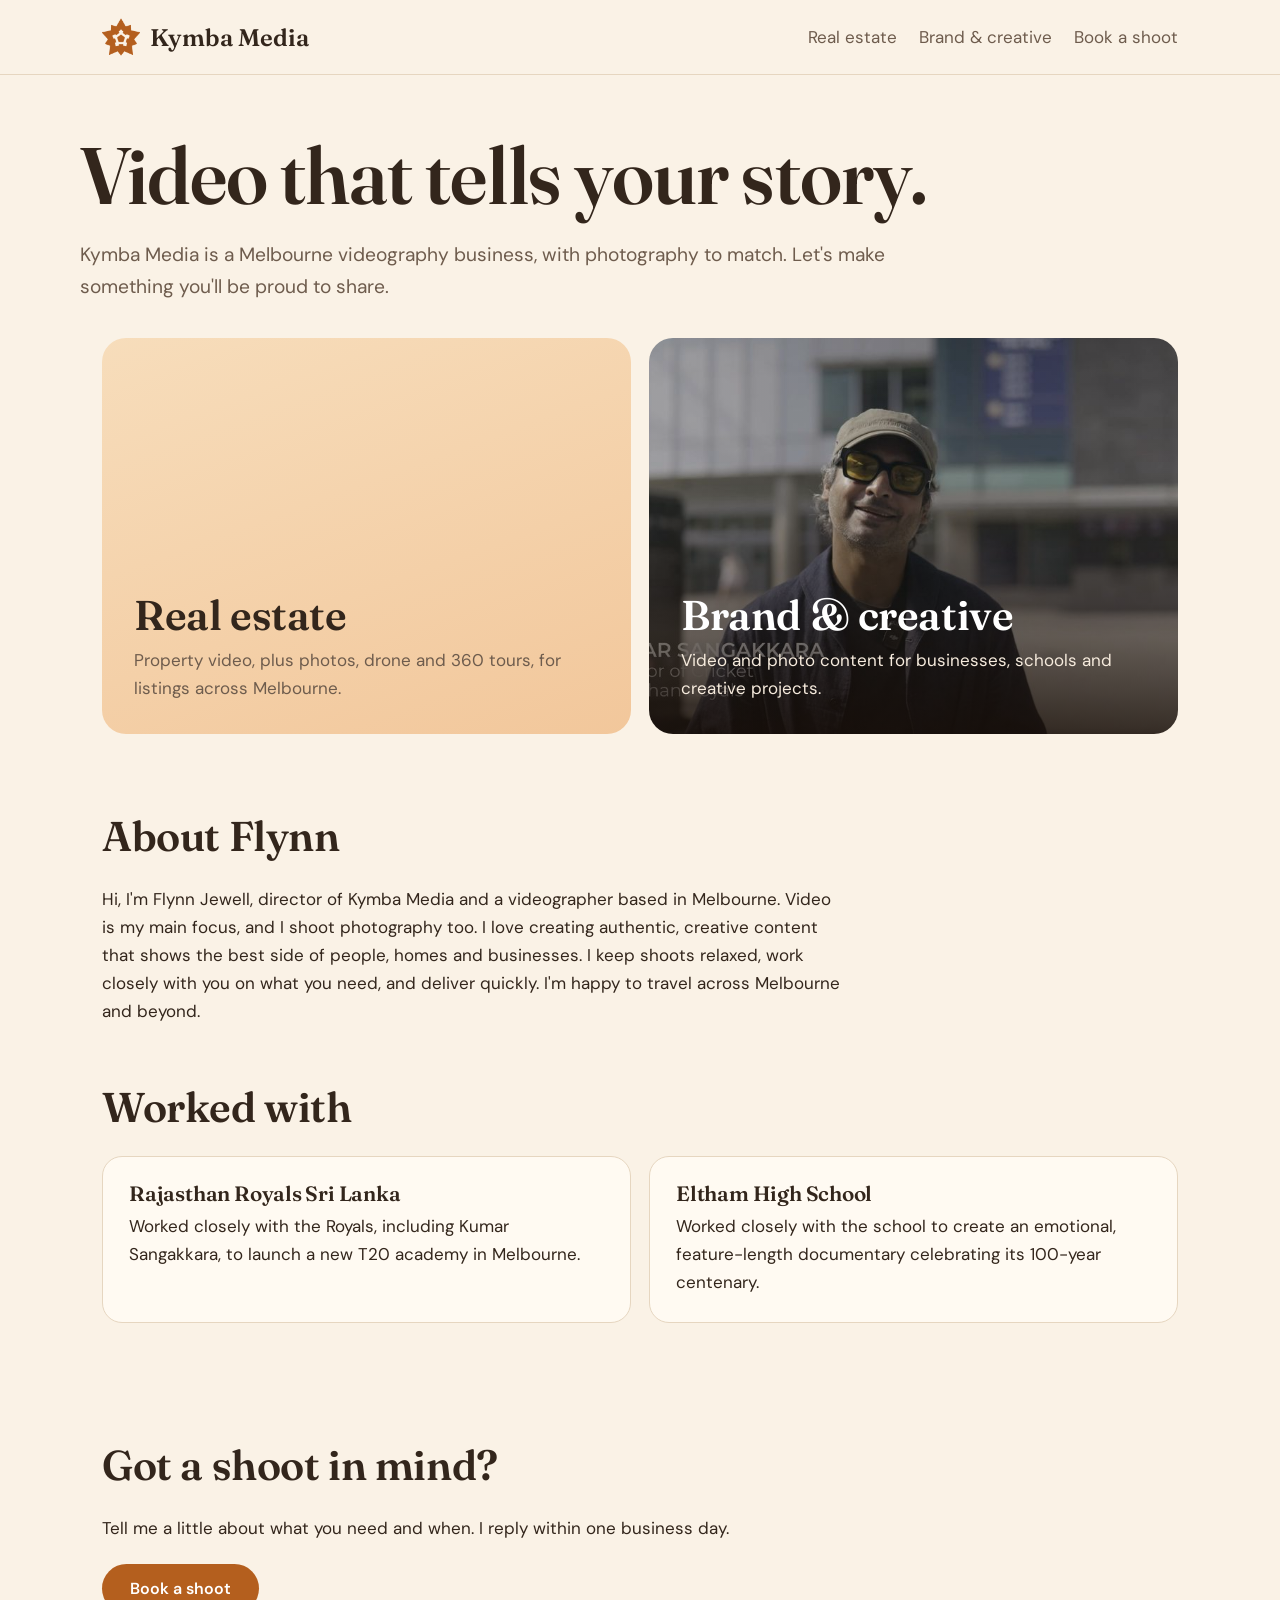
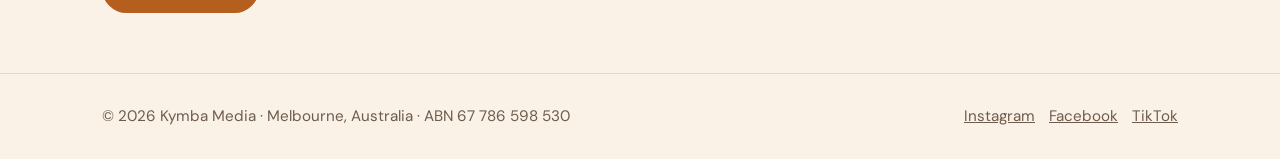
<file: index.html>
<!DOCTYPE html><html lang="en-AU"><head><meta charset="utf-8"><meta name="viewport" content="width=device-width,initial-scale=1">
<title>Kymba Media | Melbourne Videographer</title><meta name="description" content="Real estate and brand videography in Melbourne, with photography to match.">
<link rel="preconnect" href="https://fonts.googleapis.com"><link rel="preconnect" href="https://fonts.gstatic.com" crossorigin>
<link href="https://fonts.googleapis.com/css2?family=Fraunces:opsz,wght@9..144,600&family=DM+Sans:wght@400;600&display=swap" rel="stylesheet">
<link rel="icon" href="favicon.png"><link rel="stylesheet" href="style.css"></head><body>
<header><div class="w"><a class="logo" href="index.html"><span class="mark" role="img" aria-label="Kymba Media logo"></span>Kymba Media</a><nav>
<a href="real-estate.html">Real estate</a><a href="brand.html">Brand &amp; creative</a><a href="contact.html">Book a shoot</a></nav></div></header>
<main><div class="w hero"><h1>Video that tells your story.</h1>
<p>Kymba Media is a Melbourne videography business, with photography to match. Let's make something you'll be proud to share.</p></div>
<div class="w doors"><!-- To add a photo here later: change class="door" to class="door photo" and add style="--img:url(images/YOUR-PHOTO.jpg)" --><a class="door" href="real-estate.html"><h2>Real estate</h2><p>Property video, plus photos, drone and 360 tours, for listings across Melbourne.</p></a>
<a class="door photo" href="brand.html" style="--img:url(images/rr-launch.jpg)"><h2>Brand &amp; creative</h2><p>Video and photo content for businesses, schools and creative projects.</p></a></div>
<section><div class="w"><h2>About Flynn</h2>
<p>Hi, I'm Flynn Jewell, director of Kymba Media and a videographer based in Melbourne. Video is my main focus, and I shoot photography too. I love creating authentic, creative content that shows the best side of people, homes and businesses. I keep shoots relaxed, work closely with you on what you need, and deliver quickly. I'm happy to travel across Melbourne and beyond.</p>
</div></section>
<section style="padding-top:0"><div class="w"><h2>Worked with</h2><div class="grid"><div class="card"><h3>Rajasthan Royals Sri Lanka</h3><p>Worked closely with the Royals, including Kumar Sangakkara, to launch a new T20 academy in Melbourne.</p></div><div class="card"><h3>Eltham High School</h3><p>Worked closely with the school to create an emotional, feature-length documentary celebrating its 100-year centenary.</p></div></div></div></section><section><div class="w"><h2>Got a shoot in mind?</h2><p style="margin-bottom:22px">Tell me a little about what you need and when. I reply within one business day.</p><a class="btn" href="contact.html">Book a shoot</a></div></section></main>
<footer><div class="w"><span>© 2026 Kymba Media · Melbourne, Australia · ABN 67 786 598 530</span><span>
<a href="https://www.instagram.com/kymba_media/">Instagram</a><a href="https://www.facebook.com/people/Kymba-Media/61581319381057/">Facebook</a><a href="https://www.tiktok.com/@kymba_media">TikTok</a></span></div></footer></body></html>
</file>
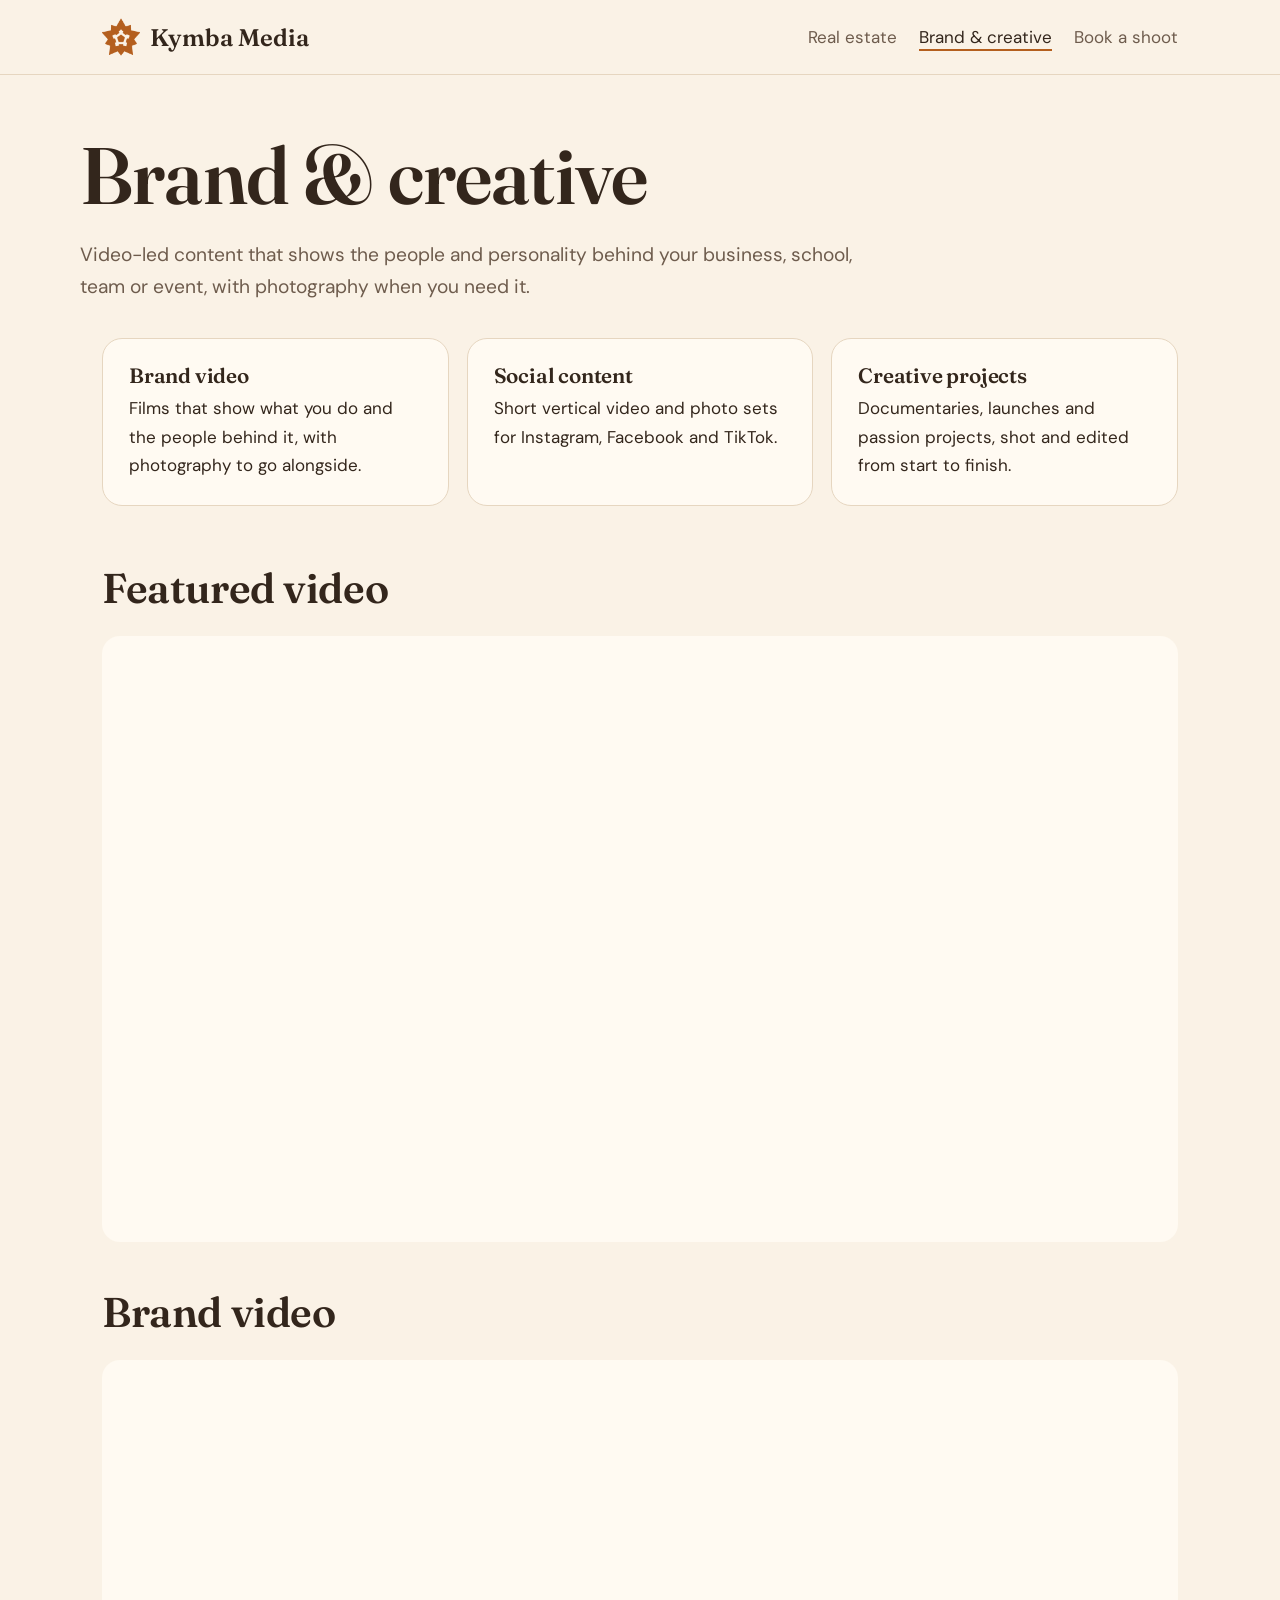
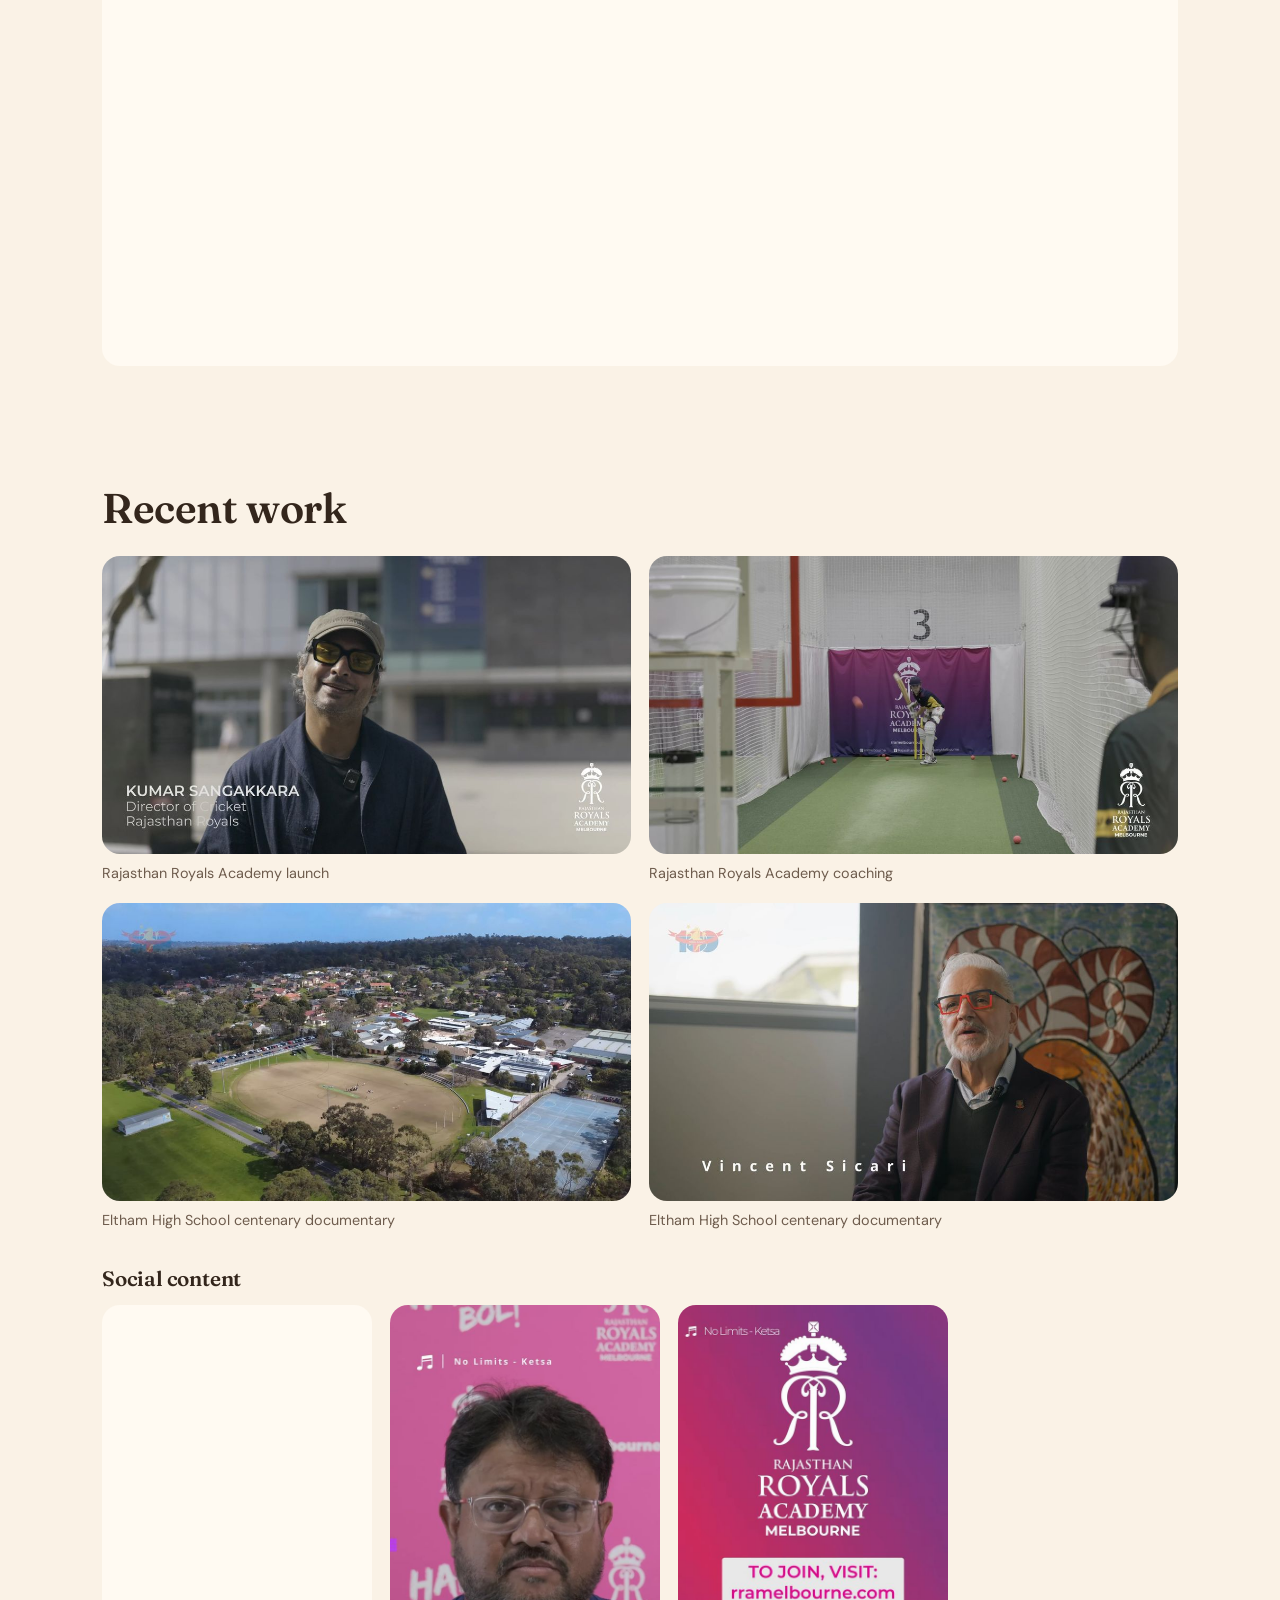
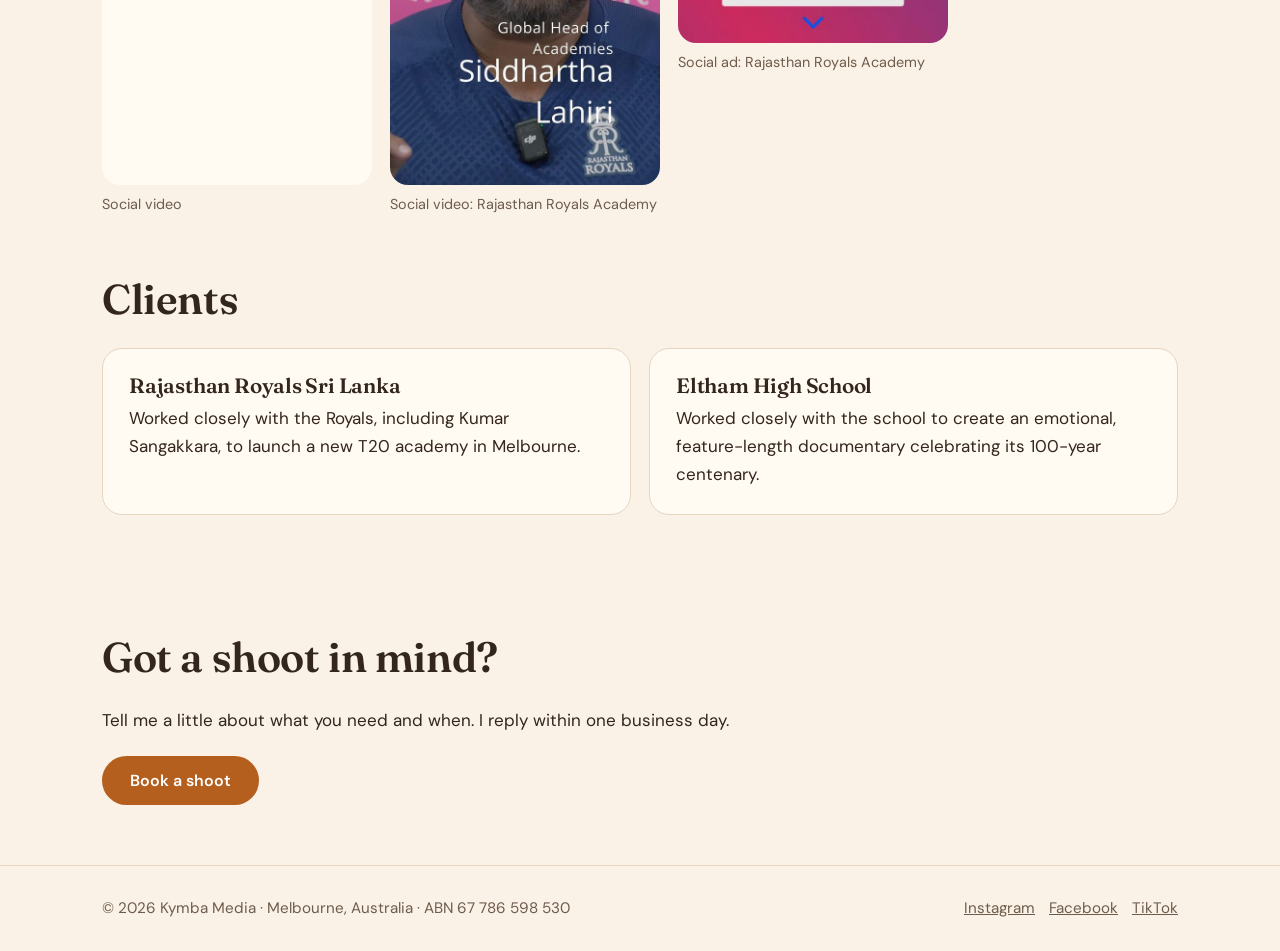
<file: brand.html>
<!DOCTYPE html><html lang="en-AU"><head><meta charset="utf-8"><meta name="viewport" content="width=device-width,initial-scale=1">
<title>Brand Video & Creative Content Melbourne | Kymba Media</title><meta name="description" content="Brand video, photography and social content in Melbourne.">
<link rel="preconnect" href="https://fonts.googleapis.com"><link rel="preconnect" href="https://fonts.gstatic.com" crossorigin>
<link href="https://fonts.googleapis.com/css2?family=Fraunces:opsz,wght@9..144,600&family=DM+Sans:wght@400;600&display=swap" rel="stylesheet">
<link rel="icon" href="favicon.png"><link rel="stylesheet" href="style.css"></head><body>
<header><div class="w"><a class="logo" href="index.html"><span class="mark" role="img" aria-label="Kymba Media logo"></span>Kymba Media</a><nav>
<a href="real-estate.html">Real estate</a><a href="brand.html" aria-current="page">Brand &amp; creative</a><a href="contact.html">Book a shoot</a></nav></div></header>
<main><div class="w hero"><h1>Brand &amp; creative</h1><p>Video-led content that shows the people and personality behind your business, school, team or event, with photography when you need it.</p></div>
<section style="padding-top:0"><div class="w"><div class="grid">
<div class="card"><h3>Brand video</h3><p>Films that show what you do and the people behind it, with photography to go alongside.</p></div>
<div class="card"><h3>Social content</h3><p>Short vertical video and photo sets for Instagram, Facebook and TikTok.</p></div>
<div class="card"><h3>Creative projects</h3><p>Documentaries, launches and passion projects, shot and edited from start to finish.</p></div></div></div></section>
<section style="padding-top:0"><div class="w"><h2>Featured video</h2><iframe class="yt" src="https://www.youtube.com/embed/uC9_dWiPeeA" title="Featured video by Kymba Media" loading="lazy" allow="accelerometer; encrypted-media; picture-in-picture; web-share" referrerpolicy="strict-origin-when-cross-origin" allowfullscreen></iframe><h2 style="margin-top:48px">Brand video</h2><iframe class="yt" src="https://www.youtube.com/embed/OPx77L-Fqz0" title="Brand video by Kymba Media" loading="lazy" allow="accelerometer; encrypted-media; picture-in-picture; web-share" referrerpolicy="strict-origin-when-cross-origin" allowfullscreen></iframe></div></section>
<section><div class="w"><h2>Recent work</h2><div class="grid g2"><figure><img src="images/rr-launch.jpg" width="1000" height="562" alt="Kumar Sangakkara speaking at the Rajasthan Royals Academy Melbourne launch" loading="lazy"><figcaption>Rajasthan Royals Academy launch</figcaption></figure><figure><img src="images/rr-nets.jpg" width="1000" height="562" alt="A batter facing a bowling machine in the nets at Rajasthan Royals Academy Melbourne" loading="lazy"><figcaption>Rajasthan Royals Academy coaching</figcaption></figure><figure><img src="images/ehs-aerial.jpg" width="1000" height="562" alt="Aerial view of Eltham High School and its oval" loading="lazy"><figcaption>Eltham High School centenary documentary</figcaption></figure><figure><img src="images/ehs-interview.jpg" width="1000" height="562" alt="Vincent Sicari being interviewed for the Eltham High School centenary documentary" loading="lazy"><figcaption>Eltham High School centenary documentary</figcaption></figure></div><h3 style="margin:36px 0 14px">Social content</h3><div class="grid soc"><figure><iframe class="yt short" src="https://www.youtube.com/embed/xzce9ub2yFs" title="Social media video by Kymba Media" loading="lazy" allow="accelerometer; encrypted-media; picture-in-picture; web-share" referrerpolicy="strict-origin-when-cross-origin" allowfullscreen></iframe><figcaption>Social video</figcaption></figure><figure><img src="images/rr-social-1.jpg" width="560" height="996" alt="Siddhartha Lahiri of Rajasthan Royals in a vertical social video" loading="lazy"><figcaption>Social video: Rajasthan Royals Academy</figcaption></figure><figure><img src="images/rr-social-2.jpg" width="560" height="700" alt="Rajasthan Royals Academy Melbourne social ad" loading="lazy"><figcaption>Social ad: Rajasthan Royals Academy</figcaption></figure></div></div></section>
<section style="padding-top:0"><div class="w"><h2>Clients</h2><div class="grid"><div class="card"><h3>Rajasthan Royals Sri Lanka</h3><p>Worked closely with the Royals, including Kumar Sangakkara, to launch a new T20 academy in Melbourne.</p></div><div class="card"><h3>Eltham High School</h3><p>Worked closely with the school to create an emotional, feature-length documentary celebrating its 100-year centenary.</p></div></div></div></section><section><div class="w"><h2>Got a shoot in mind?</h2><p style="margin-bottom:22px">Tell me a little about what you need and when. I reply within one business day.</p><a class="btn" href="contact.html">Book a shoot</a></div></section></main>
<footer><div class="w"><span>© 2026 Kymba Media · Melbourne, Australia · ABN 67 786 598 530</span><span>
<a href="https://www.instagram.com/kymba_media/">Instagram</a><a href="https://www.facebook.com/people/Kymba-Media/61581319381057/">Facebook</a><a href="https://www.tiktok.com/@kymba_media">TikTok</a></span></div></footer></body></html>
</file>
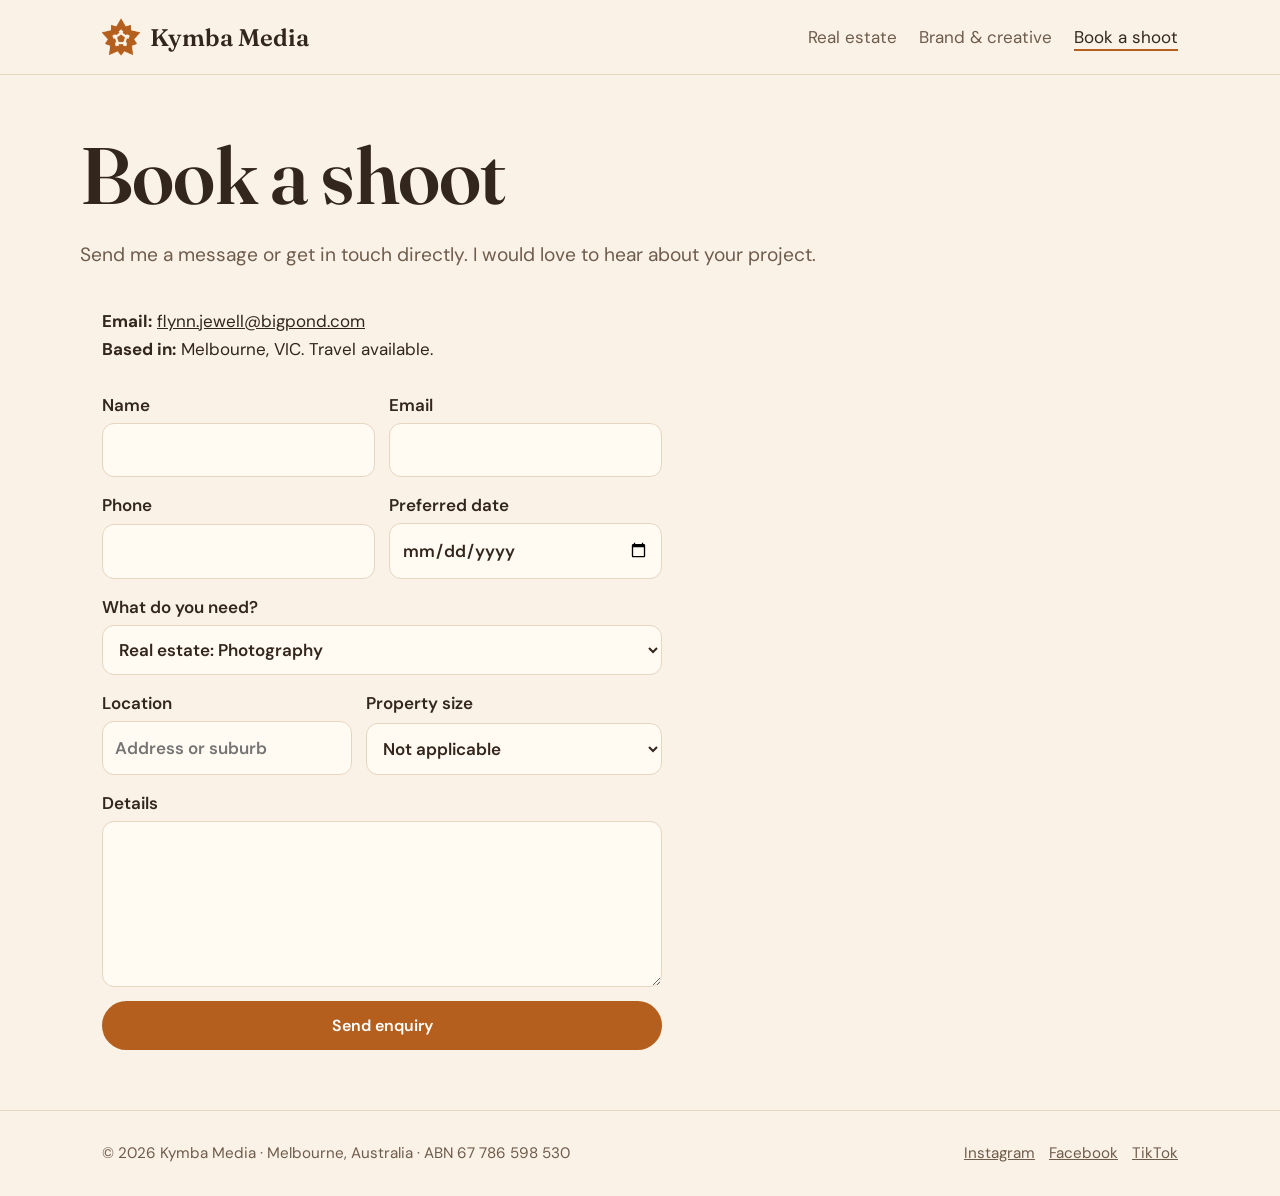
<file: contact.html>
<!DOCTYPE html><html lang="en-AU"><head><meta charset="utf-8"><meta name="viewport" content="width=device-width,initial-scale=1">
<title>Book a Shoot | Kymba Media</title><meta name="description" content="Enquire or book a photo or video shoot with Kymba Media in Melbourne.">
<link rel="preconnect" href="https://fonts.googleapis.com"><link rel="preconnect" href="https://fonts.gstatic.com" crossorigin>
<link href="https://fonts.googleapis.com/css2?family=Fraunces:opsz,wght@9..144,600&family=DM+Sans:wght@400;600&display=swap" rel="stylesheet">
<link rel="icon" href="favicon.png"><link rel="stylesheet" href="style.css"></head><body>
<header><div class="w"><a class="logo" href="index.html"><span class="mark" role="img" aria-label="Kymba Media logo"></span>Kymba Media</a><nav>
<a href="real-estate.html">Real estate</a><a href="brand.html">Brand &amp; creative</a><a href="contact.html" aria-current="page">Book a shoot</a></nav></div></header>
<main><div class="w hero"><h1>Book a shoot</h1><p>Send me a message or get in touch directly. I would love to hear about your project.</p></div>
<section style="padding-top:0"><div class="w"><p style="margin-bottom:28px"><strong>Email:</strong> <a href="mailto:flynn.jewell@bigpond.com">flynn.jewell@bigpond.com</a><br><strong>Based in:</strong> Melbourne, VIC. Travel available.</p>
<form action="https://api.web3forms.com/submit" method="POST"><input type="hidden" name="access_key" value="a531de9a-fd6a-4516-92de-9dbb797e8c3d"><input type="checkbox" name="botcheck" style="display:none" tabindex="-1" autocomplete="off"><input type="hidden" name="subject" value="New Kymba Media enquiry">
<div class="two"><label>Name<input name="name" required></label><label>Email<input type="email" name="email" required></label></div>
<div class="two"><label>Phone<input name="phone"></label><label>Preferred date<input type="date" name="date"></label></div>
<label>What do you need?<select name="service"><option>Real estate: Photography</option><option>Real estate: Photo + video</option><option>Real estate: Comprehensive + 360° tour</option><option>Real estate: Luxury / developer</option><option>360° tour only</option><option>Brand video or creative shoot</option><option>Creative project</option><option>Not sure yet</option></select></label>
<div class="two"><label>Location<input name="location" placeholder="Address or suburb"></label><label>Property size<select name="size"><option>Not applicable</option><option>1 to 2 bedroom apartment</option><option>3 bedroom</option><option>4 to 5 bedroom</option><option>6+ bedroom, acreage or luxury</option></select></label></div>
<label>Details<textarea name="message" rows="5"></textarea></label>
<button class="btn" type="submit">Send enquiry</button></form></div></section></main>
<footer><div class="w"><span>© 2026 Kymba Media · Melbourne, Australia · ABN 67 786 598 530</span><span>
<a href="https://www.instagram.com/kymba_media/">Instagram</a><a href="https://www.facebook.com/people/Kymba-Media/61581319381057/">Facebook</a><a href="https://www.tiktok.com/@kymba_media">TikTok</a></span></div></footer></body></html>
</file>
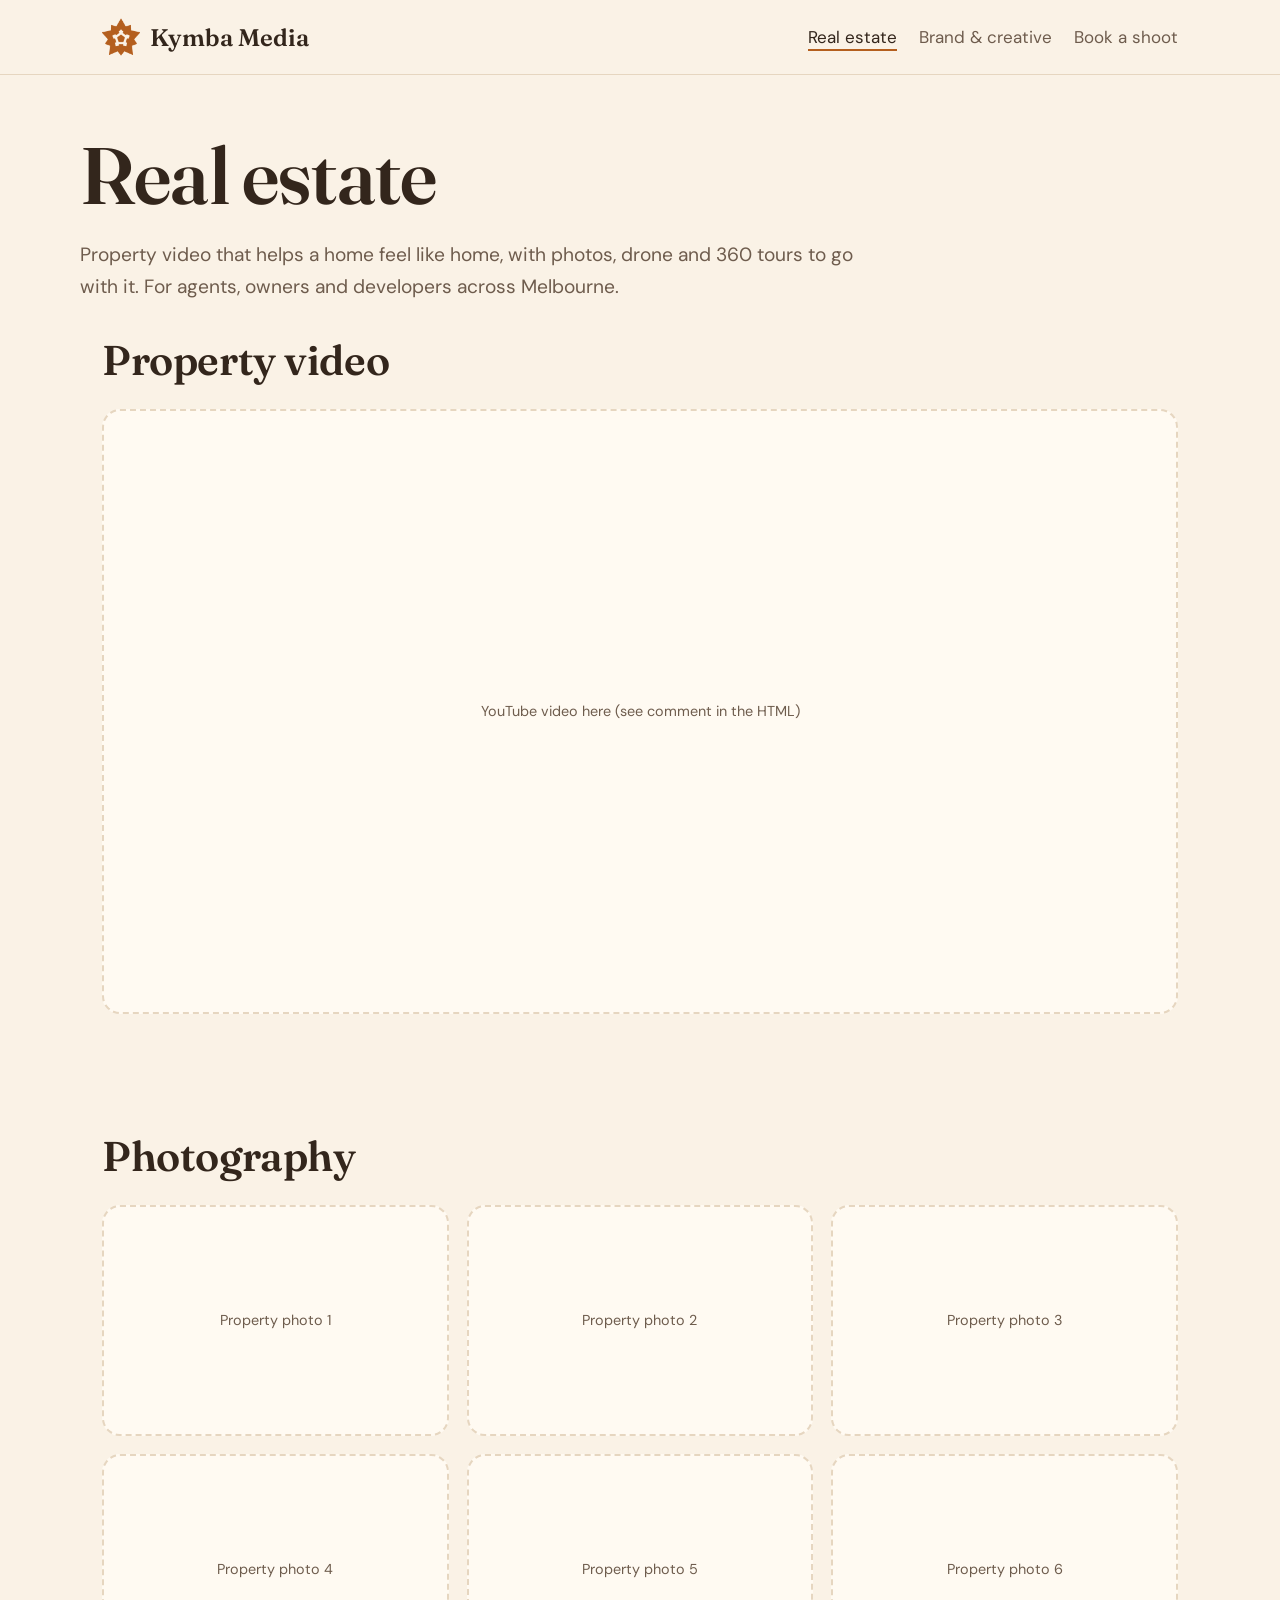
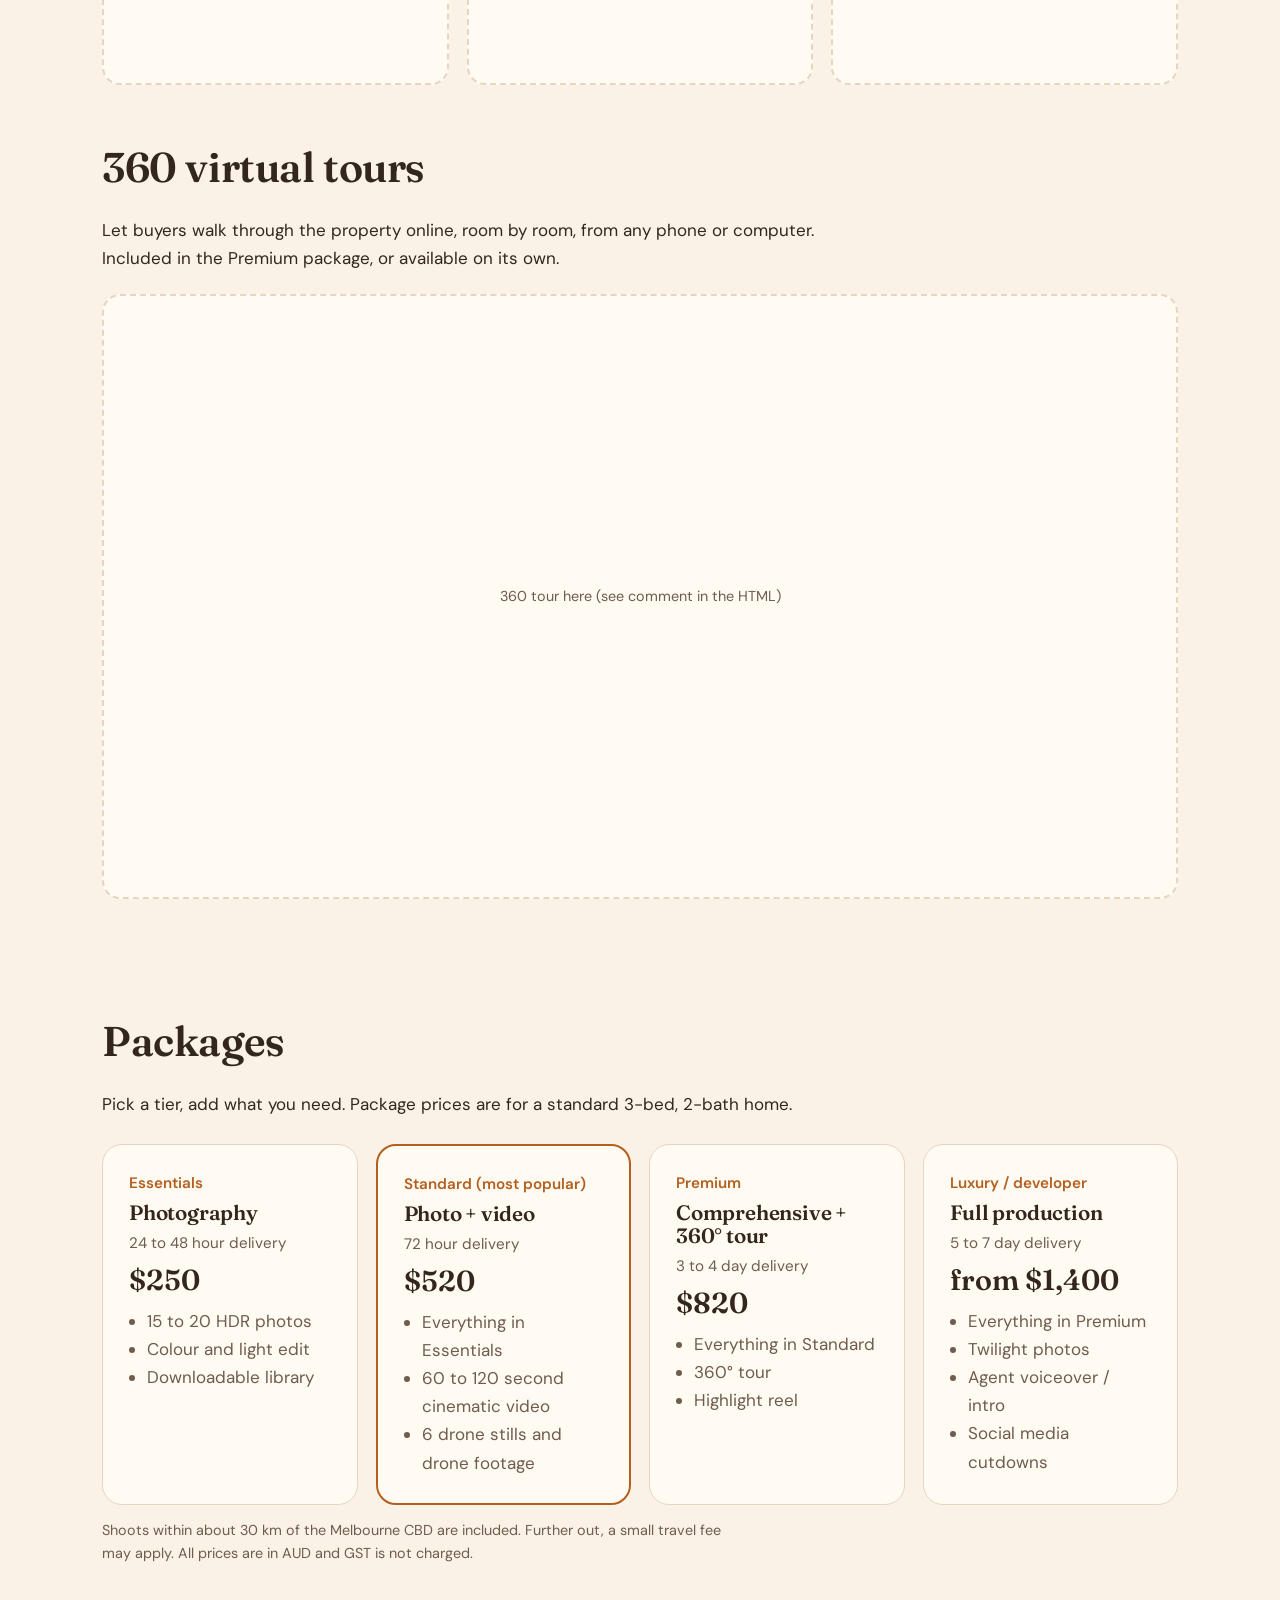
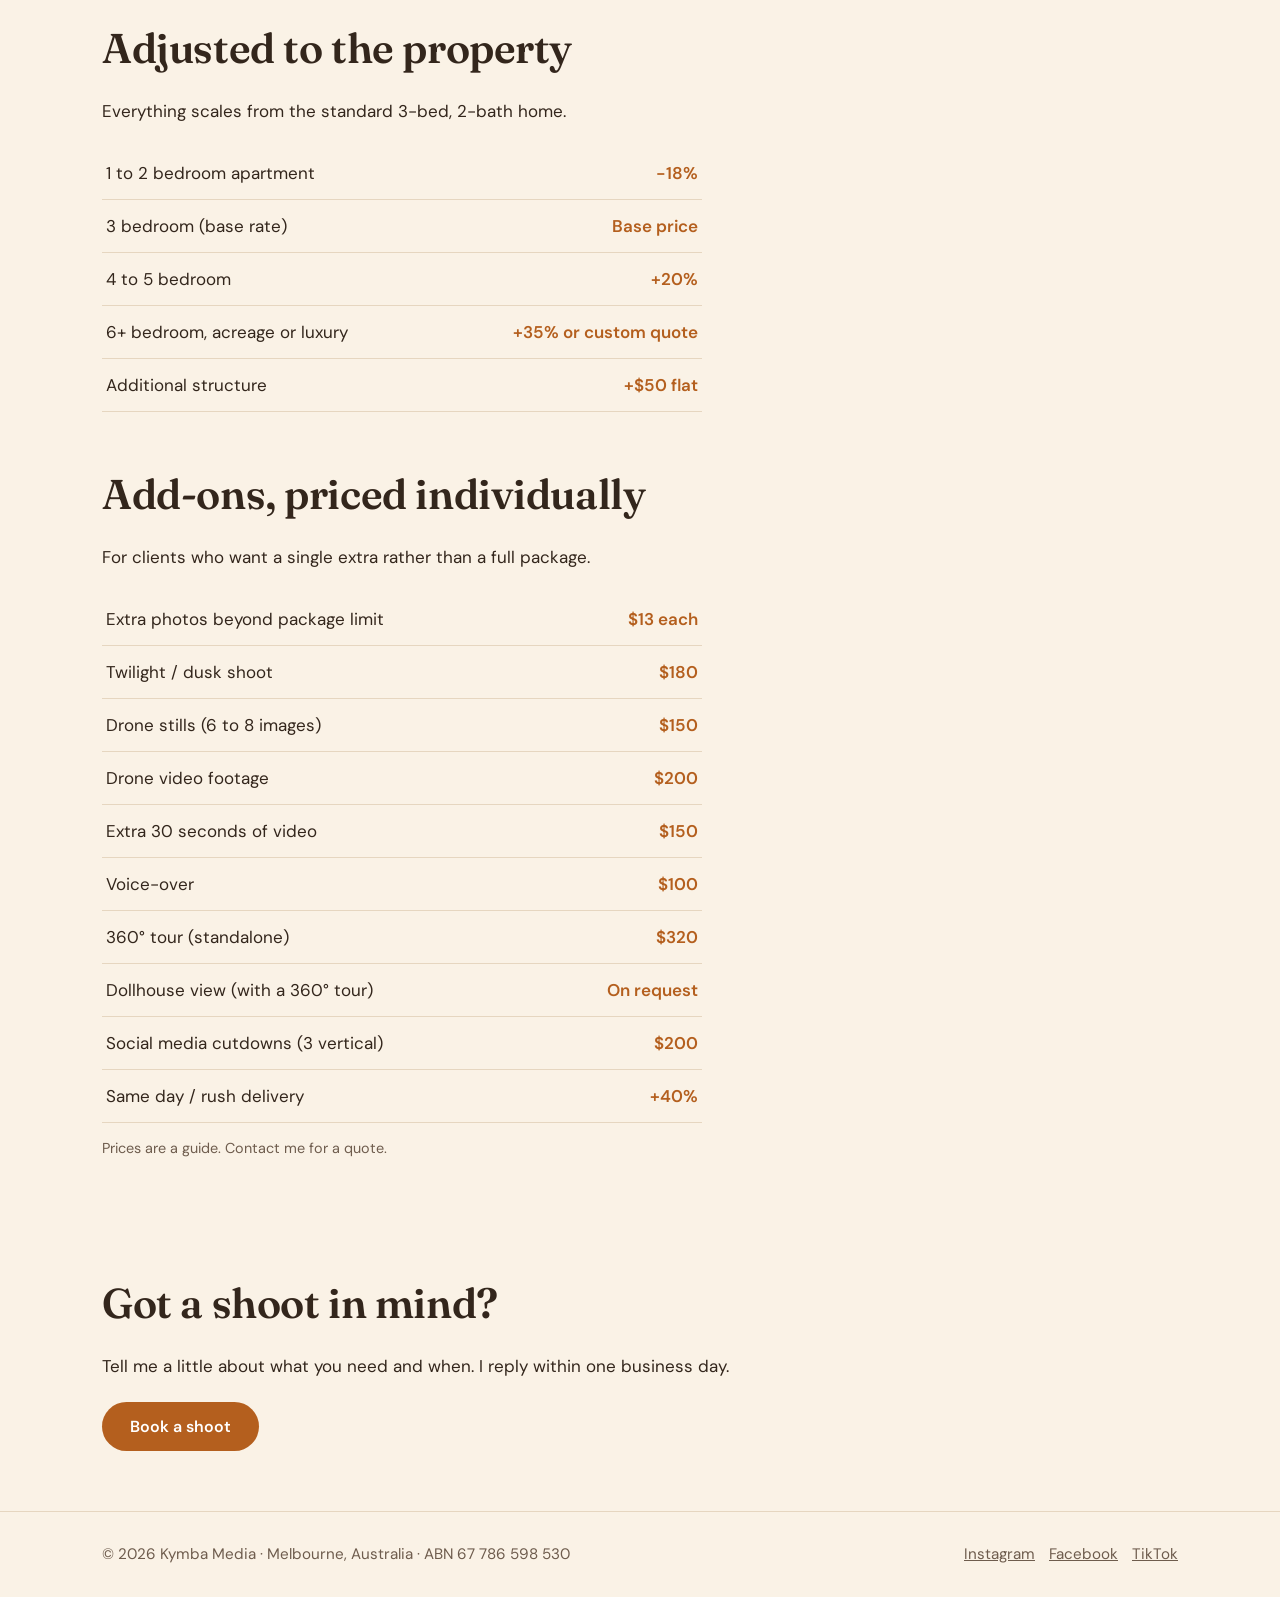
<file: real-estate.html>
<!DOCTYPE html><html lang="en-AU"><head><meta charset="utf-8"><meta name="viewport" content="width=device-width,initial-scale=1">
<title>Real Estate Video & Photography Melbourne | Kymba Media</title><meta name="description" content="Property video, photography, drone and 360 tours for Melbourne agents and owners.">
<link rel="preconnect" href="https://fonts.googleapis.com"><link rel="preconnect" href="https://fonts.gstatic.com" crossorigin>
<link href="https://fonts.googleapis.com/css2?family=Fraunces:opsz,wght@9..144,600&family=DM+Sans:wght@400;600&display=swap" rel="stylesheet">
<link rel="icon" href="favicon.png"><link rel="stylesheet" href="style.css"></head><body>
<header><div class="w"><a class="logo" href="index.html"><span class="mark" role="img" aria-label="Kymba Media logo"></span>Kymba Media</a><nav>
<a href="real-estate.html" aria-current="page">Real estate</a><a href="brand.html">Brand &amp; creative</a><a href="contact.html">Book a shoot</a></nav></div></header>
<main><div class="w hero"><h1>Real estate</h1><p>Property video that helps a home feel like home, with photos, drone and 360 tours to go with it. For agents, owners and developers across Melbourne.</p></div>
<section style="padding-top:0"><div class="w"><h2>Property video</h2><div class="ph v">YouTube video here (see comment in the HTML)</div><!-- Replace the box above with: <iframe src="https://www.youtube.com/embed/VIDEO_ID" title="Kymba Media video" style="width:100%;aspect-ratio:16/9;border:0" allowfullscreen loading="lazy"></iframe> --></div></section>
<section><div class="w"><h2>Photography</h2><div class="grid"><div class="ph">Property photo 1</div><div class="ph">Property photo 2</div><div class="ph">Property photo 3</div><div class="ph">Property photo 4</div><div class="ph">Property photo 5</div><div class="ph">Property photo 6</div></div></div></section>
<section style="padding-top:0"><div class="w"><h2>360 virtual tours</h2><p style="margin-bottom:22px">Let buyers walk through the property online, room by room, from any phone or computer. Included in the Premium package, or available on its own.</p><div class="ph v">360 tour here (see comment in the HTML)</div><!-- Replace the box above with: <iframe src="YOUR_360_TOUR_LINK" title="360 virtual tour" style="width:100%;aspect-ratio:16/9;border:0" allowfullscreen loading="lazy"></iframe> --></div></section>
<section><div class="w"><h2>Packages</h2><p style="margin-bottom:26px">Pick a tier, add what you need. Package prices are for a standard 3-bed, 2-bath home.</p><div class="grid g4"><div class="card"><p class="tier">Essentials</p><h3>Photography</h3><p class="del">24 to 48 hour delivery</p><div class="price">$250</div><ul><li>15 to 20 HDR photos</li><li>Colour and light edit</li><li>Downloadable library</li></ul></div><div class="card f"><p class="tier">Standard (most popular)</p><h3>Photo + video</h3><p class="del">72 hour delivery</p><div class="price">$520</div><ul><li>Everything in Essentials</li><li>60 to 120 second cinematic video</li><li>6 drone stills and drone footage</li></ul></div><div class="card"><p class="tier">Premium</p><h3>Comprehensive + 360° tour</h3><p class="del">3 to 4 day delivery</p><div class="price">$820</div><ul><li>Everything in Standard</li><li>360° tour</li><li>Highlight reel</li></ul></div><div class="card"><p class="tier">Luxury / developer</p><h3>Full production</h3><p class="del">5 to 7 day delivery</p><div class="price">from $1,400</div><ul><li>Everything in Premium</li><li>Twilight photos</li><li>Agent voiceover / intro</li><li>Social media cutdowns</li></ul></div></div>
<p class="note">Shoots within about 30 km of the Melbourne CBD are included. Further out, a small travel fee may apply. All prices are in AUD and GST is not charged.</p></div></section>
<section style="padding-top:0"><div class="w"><h2>Adjusted to the property</h2><p style="margin-bottom:22px">Everything scales from the standard 3-bed, 2-bath home.</p><table class="tbl"><tr><td>1 to 2 bedroom apartment</td><td>-18%</td></tr><tr><td>3 bedroom (base rate)</td><td>Base price</td></tr><tr><td>4 to 5 bedroom</td><td>+20%</td></tr><tr><td>6+ bedroom, acreage or luxury</td><td>+35% or custom quote</td></tr><tr><td>Additional structure</td><td>+$50 flat</td></tr></table></div></section>
<section style="padding-top:0"><div class="w"><h2>Add-ons, priced individually</h2><p style="margin-bottom:22px">For clients who want a single extra rather than a full package.</p><table class="tbl"><tr><td>Extra photos beyond package limit</td><td>$13 each</td></tr><tr><td>Twilight / dusk shoot</td><td>$180</td></tr><tr><td>Drone stills (6 to 8 images)</td><td>$150</td></tr><tr><td>Drone video footage</td><td>$200</td></tr><tr><td>Extra 30 seconds of video</td><td>$150</td></tr><tr><td>Voice-over</td><td>$100</td></tr><tr><td>360° tour (standalone)</td><td>$320</td></tr><tr><td>Dollhouse view (with a 360° tour)</td><td>On request</td></tr><tr><td>Social media cutdowns (3 vertical)</td><td>$200</td></tr><tr><td>Same day / rush delivery</td><td>+40%</td></tr></table><p class="note">Prices are a guide. Contact me for a quote.</p></div></section><section><div class="w"><h2>Got a shoot in mind?</h2><p style="margin-bottom:22px">Tell me a little about what you need and when. I reply within one business day.</p><a class="btn" href="contact.html">Book a shoot</a></div></section></main>
<footer><div class="w"><span>© 2026 Kymba Media · Melbourne, Australia · ABN 67 786 598 530</span><span>
<a href="https://www.instagram.com/kymba_media/">Instagram</a><a href="https://www.facebook.com/people/Kymba-Media/61581319381057/">Facebook</a><a href="https://www.tiktok.com/@kymba_media">TikTok</a></span></div></footer></body></html>
</file>
<file: style.css>
:root{--bg:#FAF2E6;--ink:#33261C;--mute:#6E5C4D;--acc:#B45F1E;--line:#E6D6C0;--card:#FFFAF2;--d1:#F7DDBB;--d2:#F2C79B}
@media(prefers-color-scheme:dark){:root{--bg:#231A14;--ink:#F6EBDD;--mute:#BBA892;--line:#4A3A2E;--card:#2E231B;--acc:#E39A55;--d1:#4A3322;--d2:#5C3F29}}
*{box-sizing:border-box;margin:0}
body{font:17px/1.65 "DM Sans",system-ui,sans-serif;background:var(--bg);color:var(--ink)}
h1,h2,h3{font-family:"Fraunces",Georgia,serif;font-weight:600;line-height:1.1;letter-spacing:-.01em}
h1{font-size:clamp(2.5rem,7vw,5rem)}h2{font-size:clamp(1.8rem,4vw,2.6rem);margin-bottom:.6em}h3{font-size:1.3rem;margin-bottom:.3em}
a{color:inherit}p{max-width:62ch}p+p{margin-top:1em}
.w{max-width:1120px;margin:0 auto;padding:0 22px}
section{padding:60px 0}
header{border-bottom:1px solid var(--line)}
header .w{display:flex;justify-content:space-between;align-items:center;gap:16px;flex-wrap:wrap;padding-top:18px;padding-bottom:18px}
.logo{font:600 1.5rem "Fraunces",serif;text-decoration:none;display:inline-flex;align-items:center;gap:10px}
.mark{width:38px;height:38px;background:var(--acc);-webkit-mask:url(logo.png) center/contain no-repeat;mask:url(logo.png) center/contain no-repeat}
nav a{margin-left:22px;text-decoration:none;color:var(--mute)}nav a:hover,nav a[aria-current]{color:var(--ink);text-decoration:underline;text-decoration-color:var(--acc);text-underline-offset:6px;text-decoration-thickness:2px}
a:focus-visible,button:focus-visible,input:focus-visible,select:focus-visible,textarea:focus-visible{outline:3px solid var(--acc);outline-offset:2px}
.btn{display:inline-block;background:var(--acc);color:#fff;padding:14px 28px;border:0;border-radius:999px;font:600 1rem "DM Sans",sans-serif;text-decoration:none;cursor:pointer}
.btn:hover{filter:brightness(1.1)}
.doors{display:grid;grid-template-columns:1fr 1fr;gap:18px;padding-bottom:20px}
.door{min-height:44vh;padding:32px;border-radius:24px;text-decoration:none;display:flex;flex-direction:column;justify-content:flex-end;gap:8px;background:linear-gradient(160deg,var(--d1),var(--d2));transition:transform .25s}
.door.photo{background:linear-gradient(to top,rgba(24,14,8,.82),rgba(24,14,8,.12) 65%),var(--img) center 30%/cover;color:#fff}.door.photo p{color:#F6EBDD}
.door:hover{transform:translateY(-4px)}
.door h2{margin:0}.door p{color:var(--mute)}
.hero{padding:56px 0 36px}.hero p{margin-top:20px;font-size:1.2rem;color:var(--mute)}
.grid{display:grid;grid-template-columns:repeat(auto-fit,minmax(260px,1fr));gap:18px}
.ph{aspect-ratio:3/2;display:grid;place-items:center;border:2px dashed var(--line);border-radius:18px;color:var(--mute);font-size:.9rem;text-align:center;padding:10px;background:var(--card)}
.ph.v{aspect-ratio:16/9}
figure img{width:100%;height:auto;display:block;border-radius:18px;background:var(--card)}
.yt{width:100%;aspect-ratio:16/9;border:0;border-radius:18px;display:block;background:var(--card)}.yt.short{aspect-ratio:9/16}
figcaption{color:var(--mute);font-size:.9rem;margin-top:8px}
.g2{grid-template-columns:1fr 1fr}.soc{grid-template-columns:repeat(auto-fit,minmax(200px,270px));align-items:start}
.g4{grid-template-columns:repeat(auto-fit,minmax(230px,1fr))}
.tier{color:var(--acc);font-weight:600;font-size:.95rem;margin-bottom:6px}.del{color:var(--mute);font-size:.95rem}
.tbl{width:100%;max-width:600px;border-collapse:collapse}.tbl td{padding:12px 4px;border-bottom:1px solid var(--line)}.tbl td+td{text-align:right;color:var(--acc);font-weight:600;white-space:nowrap;padding-left:16px}
.card{background:var(--card);border:1px solid var(--line);border-radius:20px;padding:26px}
.card .price{font:600 1.8rem "Fraunces",serif;margin:6px 0 10px}
.card ul{padding-left:18px;color:var(--mute)}
.card.f{border-color:var(--acc);border-width:2px}
.note{color:var(--mute);font-size:.9rem;margin-top:14px}
.clients{display:flex;flex-wrap:wrap;gap:12px}.clients span{border:1px solid var(--line);border-radius:999px;padding:10px 20px;background:var(--card)}
form{display:grid;gap:14px;max-width:560px}
label{display:grid;gap:4px;font-weight:600}
input,select,textarea{font:inherit;padding:12px;border:1px solid var(--line);background:var(--card);color:var(--ink);border-radius:12px}
.two{display:grid;grid-template-columns:1fr 1fr;gap:14px}
footer{border-top:1px solid var(--line);padding:30px 0;color:var(--mute);font-size:.95rem}
footer .w{display:flex;justify-content:space-between;flex-wrap:wrap;gap:12px}
footer a{margin-left:14px}
@media(max-width:640px){.g2{grid-template-columns:1fr}.doors,.two{grid-template-columns:1fr}.door{min-height:28vh}nav a{margin:0 16px 0 0}}
@media(prefers-reduced-motion:reduce){*{transition:none!important}}
</file>
